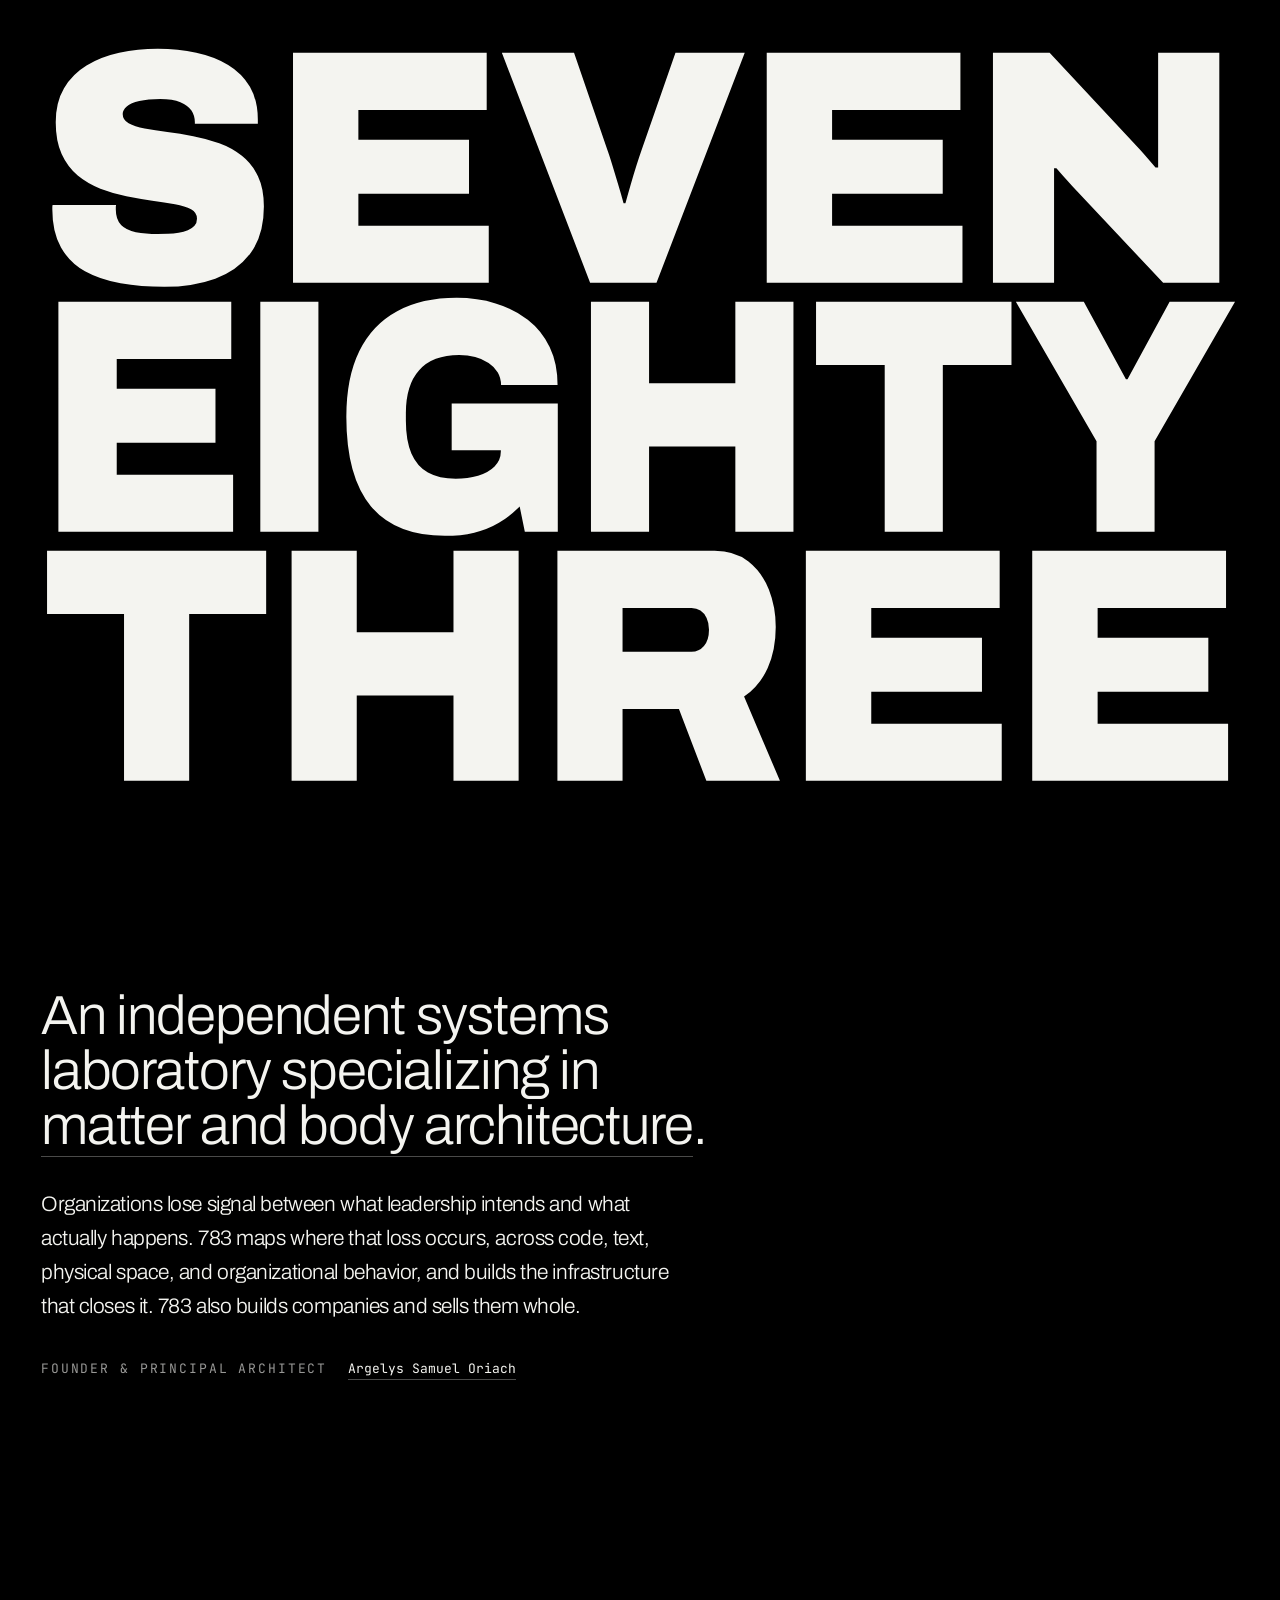
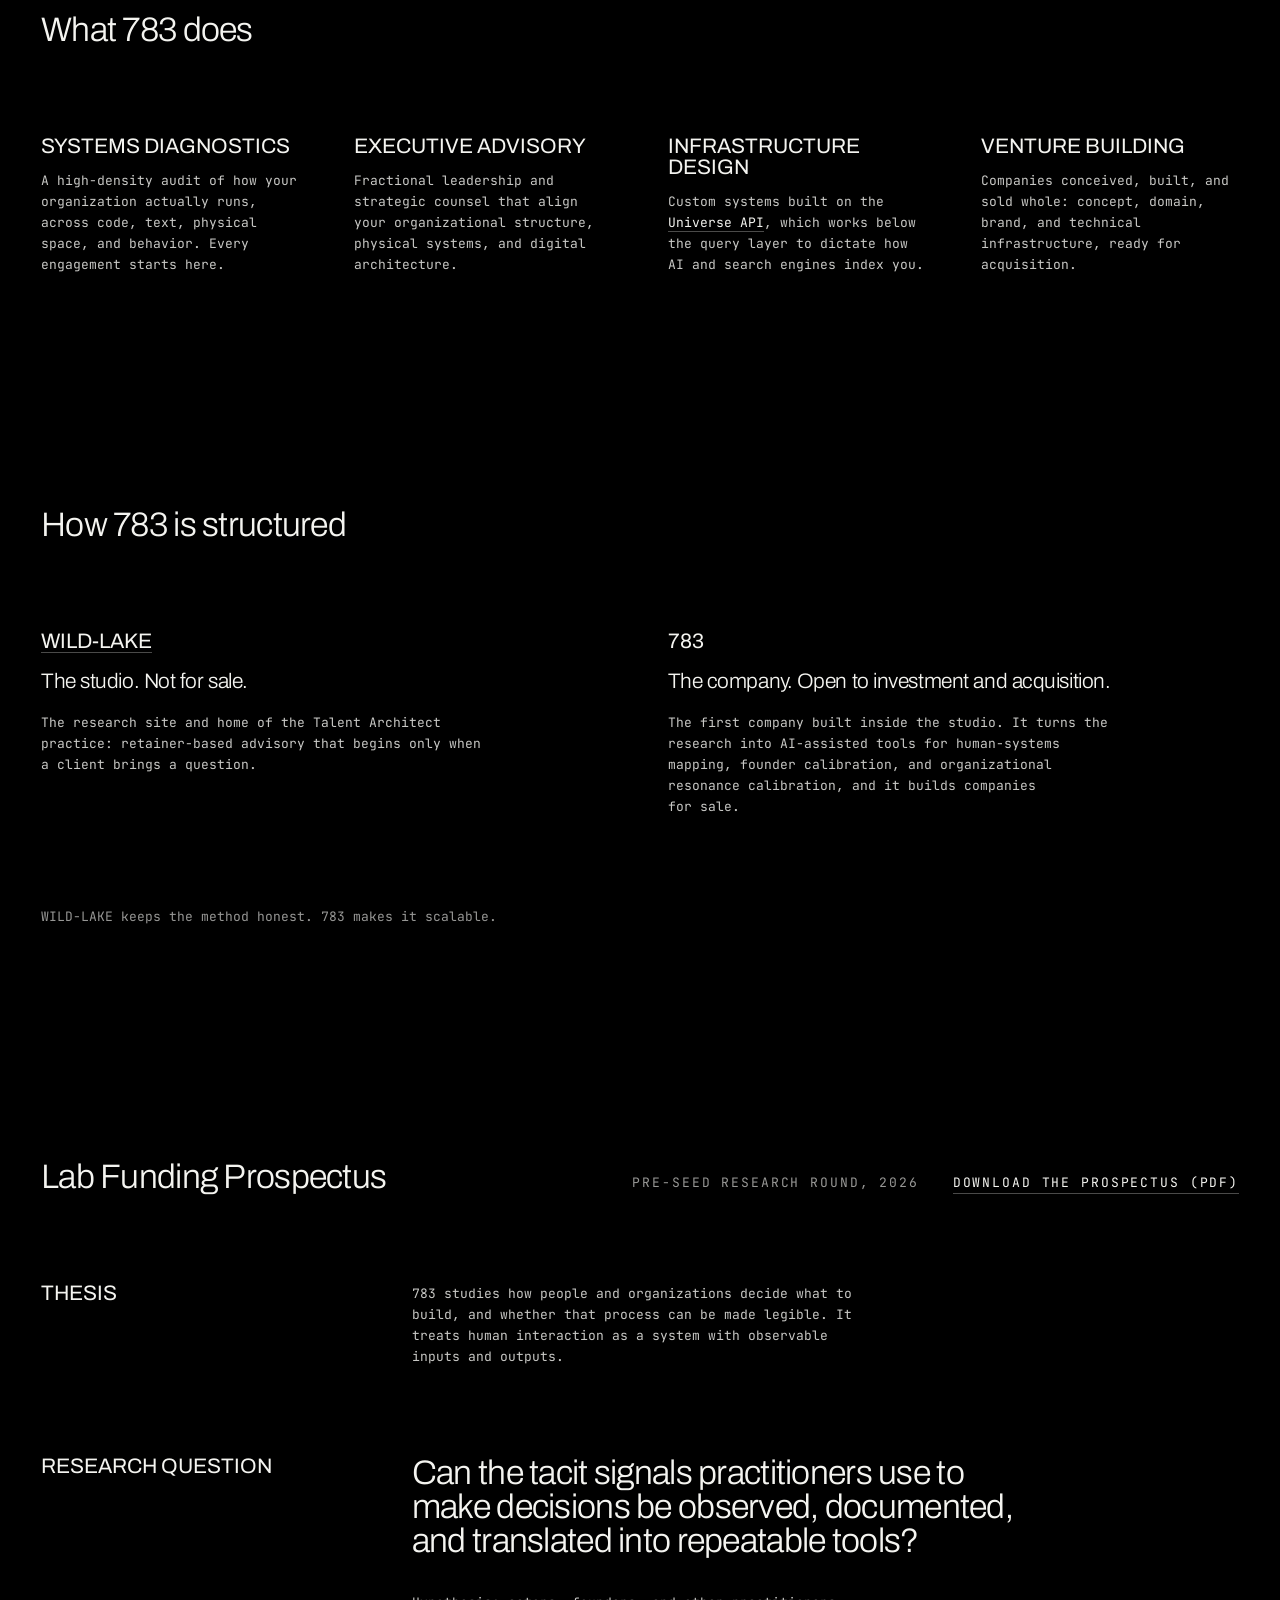
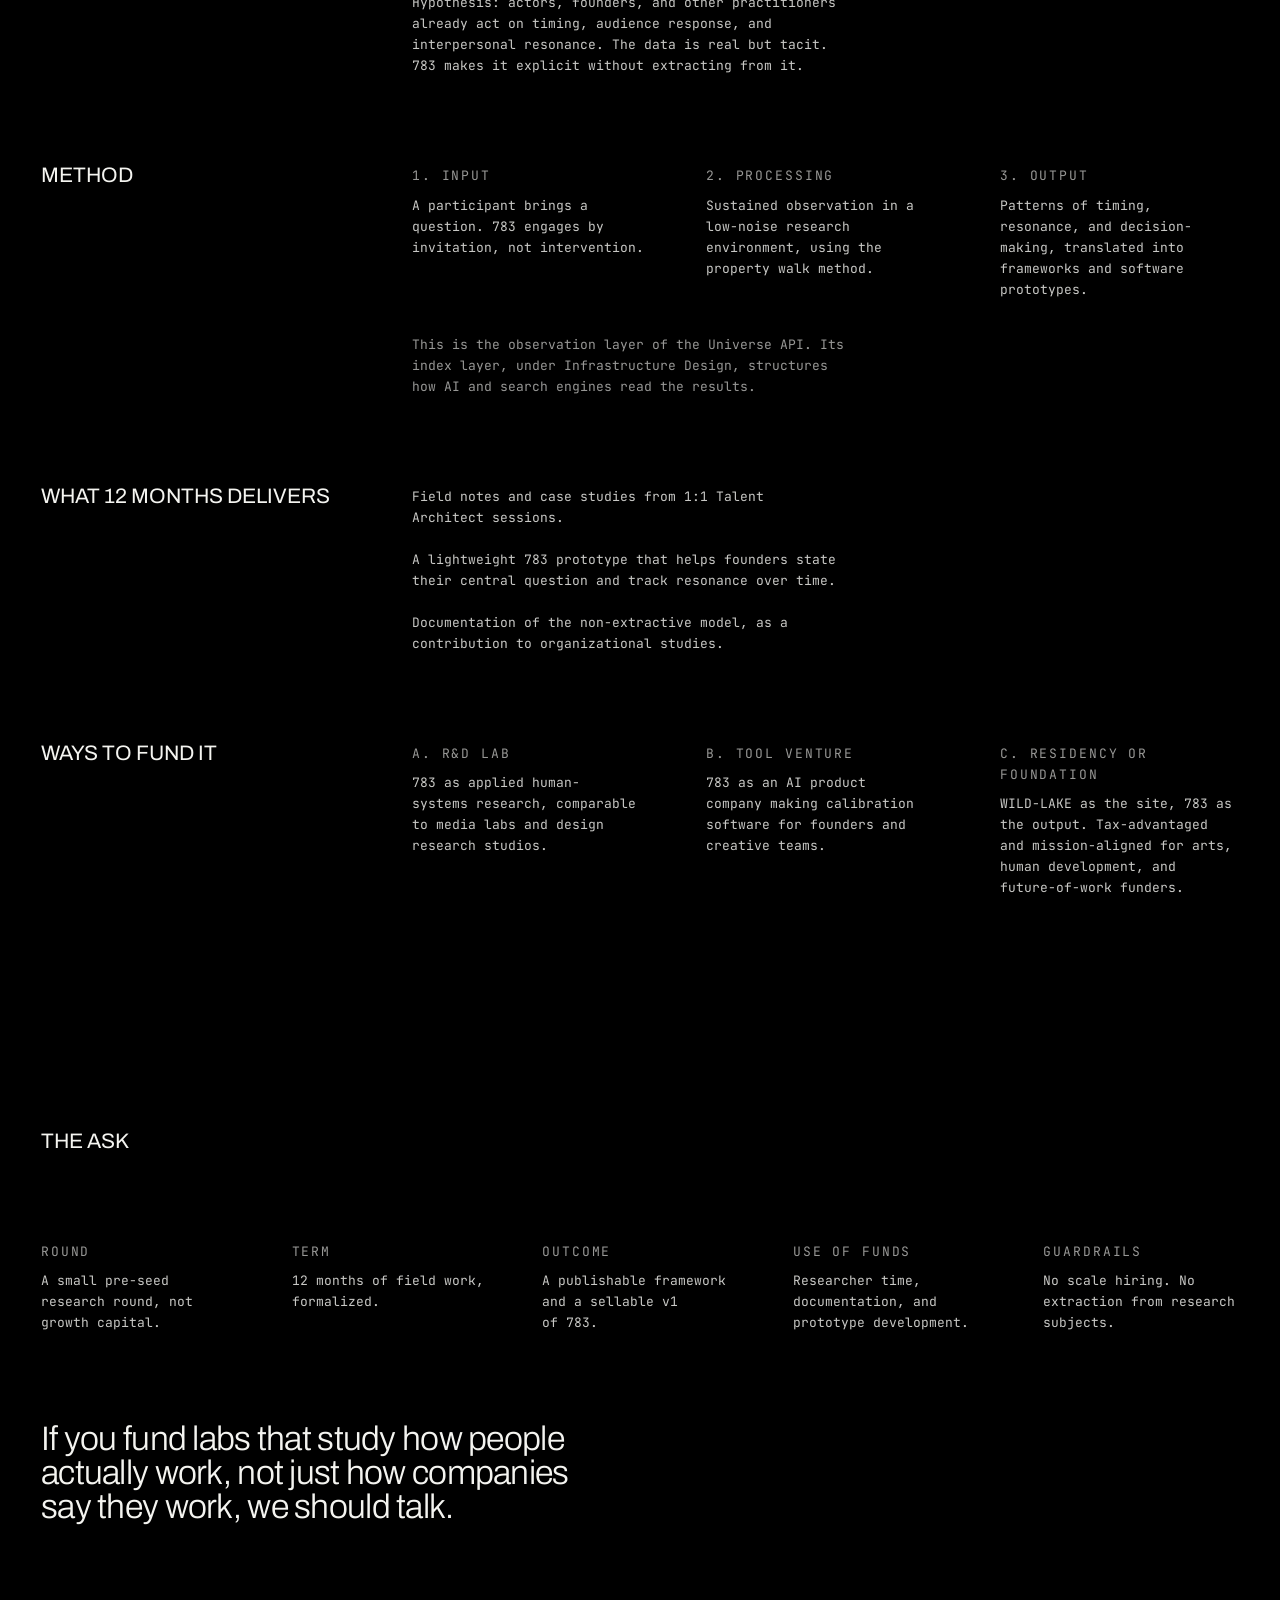
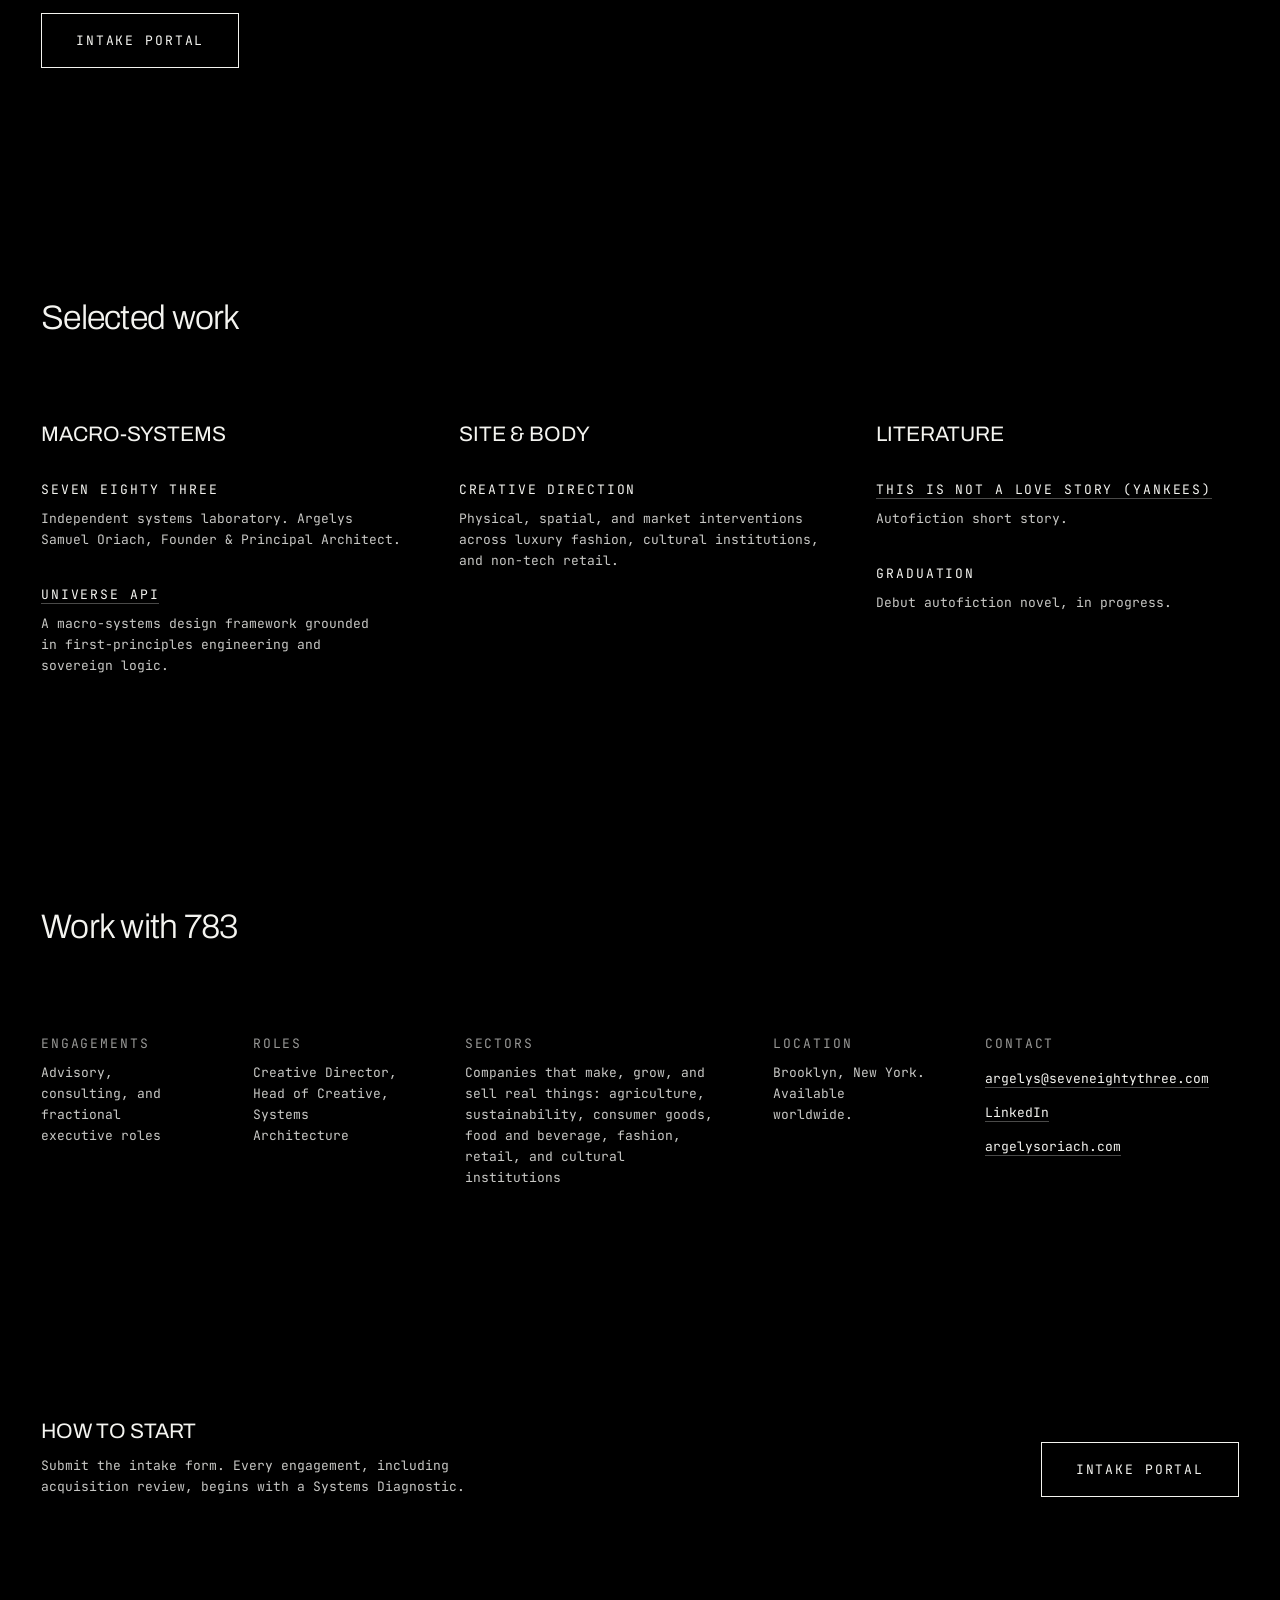
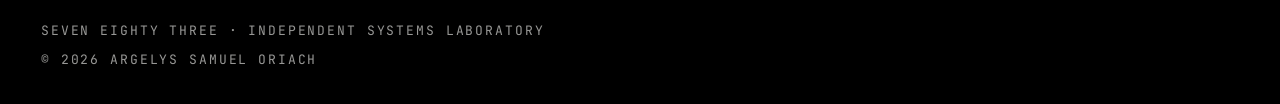
<file: seven-eighty-three-website 6/index.html>
<!DOCTYPE html>
<html lang="en">
<head>
  <meta charset="utf-8">
  <meta name="viewport" content="width=device-width, initial-scale=1">
  <title>Seven Eighty Three — Independent Systems Laboratory</title>
  <meta name="description" content="Seven Eighty Three (783) is an independent systems laboratory specializing in matter and body architecture. It conceives companies, builds them, and packages them for sale. Founder and Principal Architect: Argelys Samuel Oriach.">
  <meta name="theme-color" content="#000000">
  <link rel="canonical" href="https://seveneightythree.com/">
  
  <!-- Open Graph / Facebook -->
  <meta property="og:type" content="website">
  <meta property="og:url" content="https://seveneightythree.com/">
  <meta property="og:title" content="Seven Eighty Three — Independent Systems Laboratory">
  <meta property="og:description" content="Seven Eighty Three (783) is an independent systems laboratory specializing in matter and body architecture. It conceives companies, builds them, and packages them for sale. Founder and Principal Architect: Argelys Samuel Oriach.">
  <meta property="og:image" content="https://argelysoriach.com/og-image.jpg">

  <!-- Twitter -->
  <meta property="twitter:card" content="summary_large_image">
  <meta property="twitter:url" content="https://seveneightythree.com/">
  <meta property="twitter:title" content="Seven Eighty Three — Independent Systems Laboratory">
  <meta property="twitter:description" content="Seven Eighty Three (783) is an independent systems laboratory specializing in matter and body architecture. It conceives companies, builds them, and packages them for sale. Founder and Principal Architect: Argelys Samuel Oriach.">
  <meta property="twitter:image" content="https://argelysoriach.com/og-image.jpg">

  <style>
/* house fonts, self-hosted: Archivo variable (wght 100-900, wdth 62-125) and JetBrains Mono */
@font-face {
  font-family: 'Archivo';
  src: url([data-uri]) format('woff2');
  font-style: normal;
  font-weight: 100 900;
  font-stretch: 62% 125%;
  font-display: block;
}

@font-face {
  font-family: 'JetBrains Mono';
  src: url([data-uri]) format('woff2');
  font-style: normal;
  font-weight: 100 800;
  font-display: block;
}

/* Seven Eighty Three. One system: every size, step and gap below is a Fibonacci number.
   Tokens live here and nowhere else. The monolith keeps its own rules, untouched. */

:root {
  /* palette */
  --void: #000000;
  --ink: #F4F4F0;
  --ink-2: rgba(244, 244, 240, 0.82);   /* running text */
  --ink-3: rgba(244, 244, 240, 0.62);   /* labels, notes */
  --line: rgba(244, 244, 240, 0.3);    /* underlines */

  /* type: two families, two weights, one width */
  --sans: Archivo, system-ui, sans-serif;
  --mono: 'JetBrains Mono', ui-monospace, monospace;
  --light: 300;
  --regular: 400;
  --t-13: 13px;
  --t-21: 21px;
  --t-34: 34px;
  --t-55: 55px;
  --lh-solid: 1;          /* display and titles */
  --lh-text: 1.618;       /* phi: 13/21 and 21/34 */
  --track-display: -0.021em;
  --track-caps: 0.144em;

  /* space */
  --s-8: 8px;
  --s-13: 13px;
  --s-21: 21px;
  --s-34: 34px;
  --s-55: 55px;
  --s-89: 89px;
  --s-144: 144px;
  --s-233: 233px;

  /* the monolith's own side margin, so every column aligns with the slab */
  --gutter: clamp(20px, 3.2vw, 56px);

  /* roles: each climbs one Fibonacci step per breakpoint */
  --display: var(--t-34);
  --quote: var(--t-21);
  --block: var(--s-34);
  --section: var(--s-89);
}

@media (min-width: 768px) {
  :root {
    --display: var(--t-55);
    --quote: var(--t-34);
    --block: var(--s-55);
    --section: var(--s-144);
  }
}

@media (min-width: 1200px) {
  :root {
    --block: var(--s-89);
    --section: var(--s-233);
  }
}

*, *::before, *::after {
  box-sizing: border-box;
}

html, body {
  margin: 0;
  padding: 0;
  background: var(--void);
}

body {
  min-height: 100dvh;
  display: flex;
  flex-direction: column;
  color: var(--ink);
  font-family: var(--mono);
  font-size: var(--t-13);
  line-height: var(--lh-text);
  -webkit-font-smoothing: antialiased;
  text-rendering: optimizeLegibility;
}

h2, h3, h4, p, ol, ul, dl, dd {
  margin: 0;
}

h2, h3, h4 {
  font: inherit;
}

ol, ul {
  padding: 0;
  list-style: none;
}

a {
  color: var(--ink);
  text-decoration: none;
  border-bottom: 1px solid var(--line);
  transition: border-color 0.2s, color 0.2s;
}

a:hover {
  color: var(--ink-3);
  border-bottom-color: var(--ink);
}

a:focus-visible {
  outline: 1px solid var(--ink);
  outline-offset: 4px;
}

::selection {
  background: var(--ink);
  color: var(--void);
}

/* ---------- the monolith (unchanged) ---------- */

.cap {
  width: 100%;
  margin: 0 auto;
  padding: clamp(20px, 4vh, 48px) clamp(20px, 3.2vw, 56px) 0;
}

.mark { 
  display: flex; 
  flex-direction: column; 
  max-width: 100%; 
  margin: 0 auto; 
}

.mark svg { 
  display: block; 
  width: 100%; 
  height: auto; 
  overflow: visible; 
}

.mark text {
  font-family: Archivo, system-ui, sans-serif;
  font-weight: 900;
  font-stretch: 125%;
  font-variation-settings: 'wdth' 125, 'wght' 900;
  fill: #F4F4F0;
}

/* the first screen is the monolith alone */
.cap {
  min-height: 100vh;
  min-height: 100svh;
}

/* ---------- four type styles ---------- */

/* display: Archivo light, set solid */
.lab-statement,
.section-header,
.p-quote,
.p-close {
  font-family: var(--sans);
  font-weight: var(--light);
  line-height: var(--lh-solid);
  letter-spacing: var(--track-display);
  color: var(--ink);
  text-wrap: balance;
}

.lab-statement { font-size: var(--display); max-width: 13em; }
.section-header { font-size: var(--t-34); }
.p-quote,
.p-close { font-size: var(--quote); max-width: 21em; }

/* lead: Archivo light, 21 on 34 */
.lab-venture,
.duo-lead {
  max-width: 34em;
  font-family: var(--sans);
  font-weight: var(--light);
  font-size: var(--t-21);
  letter-spacing: var(--track-display);
  color: var(--ink);
  text-wrap: balance;
}

/* title: Archivo caps, 21 */
.svc-title,
.pillar-title,
.p-title {
  font-family: var(--sans);
  font-weight: var(--regular);
  font-size: var(--t-21);
  line-height: var(--lh-solid);
  text-transform: uppercase;
  color: var(--ink);
}

/* label: mono caps, 13 */
.meta-label,
.pillar-name,
.p-meta,
dt,
.cta,
.terminal {
  font-family: var(--mono);
  font-weight: var(--regular);
  font-size: var(--t-13);
  line-height: var(--lh-text);
  letter-spacing: var(--track-caps);
  text-transform: uppercase;
  color: var(--ink-3);
}

.pillar-name { color: var(--ink); }

/* text: mono 13 on 21, inherited from body */
:where(.services p, .p-body, .duo-item p, .pillar-item p, dd, .intake-copy p) {
  color: var(--ink-2);
  text-wrap: pretty;
}

:where(.services p, .p-body p, .p-list, .duo-item p, .intake-copy p) {
  max-width: 34em;
}

.p-note,
.duo-note { color: var(--ink-3); }

/* ---------- frame ---------- */

.container {
  width: 100%;
  max-width: 1597px;
  margin: 0 auto;
  padding: var(--block) var(--gutter);
  display: flex;
  flex-direction: column;
  gap: var(--section);
}

.section-header { margin-bottom: var(--block); }

.footer {
  margin-top: auto;
  padding: var(--s-34) var(--gutter);
}

.terminal {
  display: flex;
  flex-direction: column;
  gap: var(--s-8);
}

.visually-hidden {
  position: absolute;
  width: 1px;
  height: 1px;
  margin: -1px;
  padding: 0;
  overflow: hidden;
  clip: rect(0 0 0 0);
  white-space: nowrap;
  border: 0;
}

/* ---------- about ---------- */

.lab-is {
  display: flex;
  flex-direction: column;
  gap: var(--s-34);
}

.lab-principal {
  display: flex;
  flex-wrap: wrap;
  align-items: baseline;
  gap: var(--s-8) var(--s-21);
}

/* ---------- grids ---------- */

.services,
.duo,
.pillars-grid {
  display: grid;
  grid-template-columns: 1fr;
  gap: var(--block) var(--s-55);
}

.p-cells,
.p-terms,
.facts {
  display: grid;
  grid-template-columns: 1fr;
  gap: var(--s-34) var(--s-55);
}

@media (min-width: 768px) {
  .services,
  .duo,
  .p-terms,
  .facts { grid-template-columns: repeat(2, 1fr); }
  .pillars-grid,
  .p-cells--3 { grid-template-columns: repeat(3, 1fr); }
}

@media (min-width: 1200px) {
  .services { grid-template-columns: repeat(4, 1fr); }
  .p-terms { grid-template-columns: repeat(5, 1fr); }
  .facts { grid-template-columns: 1fr 1fr 1.618fr 1fr 1.618fr; }
}

.services li,
.duo-item,
.pillar {
  display: flex;
  flex-direction: column;
  gap: var(--s-13);
}

.pillar { gap: var(--s-34); }

.p-cell,
.p-terms div,
.facts div,
.pillar-item {
  display: flex;
  flex-direction: column;
  gap: var(--s-8);
}

.duo-note { margin-top: var(--block); }

.facts dd a {
  line-height: var(--s-34);
  overflow-wrap: anywhere;
}

/* ---------- the prospectus ---------- */

.prospectus {
  display: flex;
  flex-direction: column;
  scroll-margin-top: var(--s-21);
}

.p-head {
  display: flex;
  flex-wrap: wrap;
  justify-content: space-between;
  align-items: flex-end;
  gap: var(--s-13) var(--s-55);
}

.p-head .section-header { margin-bottom: 0; }

.p-meta {
  display: flex;
  flex-wrap: wrap;
  align-items: baseline;
  gap: var(--s-8) var(--s-34);
}

.p-sec {
  display: grid;
  grid-template-columns: 1fr;
  gap: var(--s-21) var(--s-55);
  padding-top: var(--block);
}

@media (min-width: 1200px) {
  /* title and body in phi squared */
  .p-sec { grid-template-columns: minmax(0, 1fr) minmax(0, 2.618fr); }
}

.p-body {
  min-width: 0;
  display: flex;
  flex-direction: column;
  gap: var(--s-34);
}

.p-list {
  display: flex;
  flex-direction: column;
  gap: var(--s-21);
}

.p-ask {
  display: flex;
  flex-direction: column;
  gap: var(--block);
  padding-top: var(--section);
}

/* ---------- work with 783 ---------- */

.intake {
  display: flex;
  flex-wrap: wrap;
  align-items: flex-end;
  justify-content: space-between;
  gap: var(--s-34) var(--s-55);
  margin-top: var(--section);
}

.intake-copy {
  display: flex;
  flex-direction: column;
  gap: var(--s-13);
}

.cta-row {
  display: flex;
  flex-wrap: wrap;
  gap: var(--s-13) var(--s-21);
}

.cta {
  display: inline-flex;
  align-items: center;
  justify-content: center;
  min-height: var(--s-55);
  padding: 0 var(--s-34);
  border: 1px solid var(--ink);
  color: var(--ink);
  transition: background-color 0.4s ease, color 0.4s ease;
}

.cta:hover,
.cta:focus-visible {
  background: var(--ink);
  color: var(--void);
  border-color: var(--ink);
}

@media (prefers-reduced-motion: reduce) {
  .cta { transition: none; }
}
  </style>
  
  <link rel="alternate" type="application/ld+json" href="schema.json" title="Structured data">
  <link rel="alternate" type="application/json" href="site.json" title="Site information">
  <link rel="alternate" type="text/plain" href="llms.txt" title="Site guide">

  <!-- Schema.org JSON-LD -->
  <script type="application/ld+json">
{
  "@context": "https://schema.org",
  "@graph": [
    {
      "@type": "Organization",
      "@id": "https://seveneightythree.com/#organization",
      "name": "Seven Eighty Three",
      "alternateName": "783",
      "url": "https://seveneightythree.com/",
      "description": "An independent systems laboratory specializing in matter and body architecture. It maps signal loss across code, text, physical space, and organizational behavior, builds the infrastructure that closes it, and conceives, builds, and packages companies for sale.",
      "founder": {
        "@id": "https://argelysoriach.com/#person"
      },
      "email": "argelys@seveneightythree.com",
      "location": {
        "@type": "Place",
        "name": "Brooklyn, New York"
      },
      "knowsAbout": {
        "@type": "DefinedTerm",
        "@id": "https://argelysoriach.com/matter-and-body-architecture/#matter-and-body-architecture",
        "name": "Matter and Body Architecture",
        "url": "https://argelysoriach.com/matter-and-body-architecture/"
      },
      "hasOfferCatalog": {
        "@type": "OfferCatalog",
        "name": "783 capabilities",
        "itemListElement": [
          {
            "@type": "Offer",
            "itemOffered": {
              "@id": "https://seveneightythree.com/#service-1"
            }
          },
          {
            "@type": "Offer",
            "itemOffered": {
              "@id": "https://seveneightythree.com/#service-2"
            }
          },
          {
            "@type": "Offer",
            "itemOffered": {
              "@id": "https://seveneightythree.com/#service-3"
            }
          },
          {
            "@type": "Offer",
            "itemOffered": {
              "@id": "https://seveneightythree.com/#service-4"
            }
          }
        ]
      }
    },
    {
      "@type": "Person",
      "@id": "https://argelysoriach.com/#person",
      "name": "Argelys Samuel Oriach",
      "url": "https://argelysoriach.com/",
      "jobTitle": "Founder & Principal Architect",
      "worksFor": {
        "@id": "https://seveneightythree.com/#organization"
      },
      "sameAs": [
        "https://www.linkedin.com/in/argelys-samuel-oriach/"
      ]
    },
    {
      "@type": "WebSite",
      "@id": "https://seveneightythree.com/#website",
      "url": "https://seveneightythree.com/",
      "name": "Seven Eighty Three",
      "publisher": {
        "@id": "https://seveneightythree.com/#organization"
      },
      "inLanguage": "en"
    },
    {
      "@type": "WebPage",
      "@id": "https://seveneightythree.com/#webpage",
      "url": "https://seveneightythree.com/",
      "name": "Seven Eighty Three — Independent Systems Laboratory",
      "isPartOf": {
        "@id": "https://seveneightythree.com/#website"
      },
      "about": {
        "@id": "https://seveneightythree.com/#organization"
      },
      "mainEntity": {
        "@id": "https://seveneightythree.com/#organization"
      },
      "inLanguage": "en"
    },
    {
      "@type": "Service",
      "@id": "https://seveneightythree.com/#service-1",
      "name": "Systems Diagnostics",
      "description": "A high-density audit of how your organization actually runs, across code, text, physical space, and behavior. Every engagement starts here.",
      "provider": {
        "@id": "https://seveneightythree.com/#organization"
      },
      "url": "https://seveneightythree.com/#capabilities"
    },
    {
      "@type": "Service",
      "@id": "https://seveneightythree.com/#service-2",
      "name": "Executive Advisory",
      "description": "Fractional leadership and strategic counsel that align your organizational structure, physical systems, and digital architecture.",
      "provider": {
        "@id": "https://seveneightythree.com/#organization"
      },
      "url": "https://seveneightythree.com/#capabilities"
    },
    {
      "@type": "Service",
      "@id": "https://seveneightythree.com/#service-3",
      "name": "Infrastructure Design",
      "description": "Custom systems built on the Universe API, which works below the query layer to dictate how AI and search engines index you.",
      "provider": {
        "@id": "https://seveneightythree.com/#organization"
      },
      "url": "https://seveneightythree.com/#capabilities"
    },
    {
      "@type": "Service",
      "@id": "https://seveneightythree.com/#service-4",
      "name": "Venture Building",
      "description": "Companies conceived, built, and sold whole: concept, domain, brand, and technical infrastructure, ready for acquisition.",
      "provider": {
        "@id": "https://seveneightythree.com/#organization"
      },
      "url": "https://seveneightythree.com/#capabilities"
    }
  ]
}
  </script>
</head>
<body>
  <div class="cap">
    <div class="mark" role="heading" aria-level="1" aria-label="Seven Eighty Three">
      <svg viewBox="0 0 1000 208" aria-hidden="true"><text x="0" y="206" textLength="1000" lengthAdjust="spacingAndGlyphs" font-size="279">SEVEN</text></svg>
      <svg viewBox="0 0 1000 208" aria-hidden="true"><text x="0" y="206" textLength="1000" lengthAdjust="spacingAndGlyphs" font-size="279">EIGHTY</text></svg>
      <svg viewBox="0 0 1000 208" aria-hidden="true"><text x="0" y="206" textLength="1000" lengthAdjust="spacingAndGlyphs" font-size="279">THREE</text></svg>
    </div>
  </div>

  <main class="container">
    <section class="lab" id="seven-eighty-three" aria-labelledby="lab-h">
      <h2 class="visually-hidden" id="lab-h">About 783</h2>
      <div class="lab-is">
        <p class="lab-statement">An independent systems laboratory specializing in <a href="https://argelysoriach.com/matter-and-body-architecture/">matter and body architecture</a>.</p>
        <p class="lab-venture">Organizations lose signal between what leadership intends and what actually happens. 783 maps where that loss occurs, across code, text, physical space, and organizational behavior, and builds the infrastructure that closes it. 783 also builds companies and sells them whole.</p>
        <p class="lab-principal"><span class="meta-label">Founder &amp; Principal Architect</span> <a href="https://argelysoriach.com/">Argelys Samuel Oriach</a></p>
      </div>
    </section>

    <section id="capabilities" aria-labelledby="cap-h">
      <h2 class="section-header" id="cap-h">What 783 does</h2>
      <ol class="services">
        <li>
          <h3 class="svc-title">Systems Diagnostics</h3>
          <p>A high-density audit of how your organization actually runs, across code, text, physical space, and behavior. Every engagement starts here.</p>
        </li>
        <li>
          <h3 class="svc-title">Executive Advisory</h3>
          <p>Fractional leadership and strategic counsel that align your organizational structure, physical systems, and digital architecture.</p>
        </li>
        <li>
          <h3 class="svc-title">Infrastructure Design</h3>
          <p>Custom systems built on the <a href="https://argelysoriach.com/universe-api/">Universe API</a>, which works below the query layer to dictate how AI and search engines index you.</p>
        </li>
        <li>
          <h3 class="svc-title">Venture Building</h3>
          <p>Companies conceived, built, and sold whole: concept, domain, brand, and technical infrastructure, ready for acquisition.</p>
        </li>
      </ol>
    </section>

    <section id="structure" aria-labelledby="structure-h">
      <h2 class="section-header" id="structure-h">How 783 is structured</h2>
      <div class="duo">
        <div class="duo-item">
          <h3 class="svc-title"><a href="https://wild-lake.org/">WILD-LAKE</a></h3>
          <p class="duo-lead">The studio. Not for sale.</p>
          <p>The research site and home of the Talent Architect practice: retainer-based advisory that begins only when a client brings a question.</p>
        </div>
        <div class="duo-item">
          <h3 class="svc-title">783</h3>
          <p class="duo-lead">The company. Open to investment and acquisition.</p>
          <p>The first company built inside the studio. It turns the research into AI-assisted tools for human-systems mapping, founder calibration, and organizational resonance calibration, and it builds companies for sale.</p>
        </div>
      </div>
      <p class="duo-note">WILD-LAKE keeps the method honest. 783 makes it scalable.</p>
    </section>

    <section class="prospectus" id="prospectus" aria-labelledby="prospectus-h">
      <div class="p-head">
        <h2 class="section-header" id="prospectus-h">Lab Funding Prospectus</h2>
        <div class="p-meta">
          <span>Pre-seed research round, 2026</span>
          <a href="Seven-Eighty-Three-Lab-Funding-Prospectus.pdf" download>Download the prospectus (PDF)</a>
        </div>
      </div>

      <div class="p-sec">
        <h3 class="p-title">Thesis</h3>
        <div class="p-body">
          <p>783 studies how people and organizations decide what to build, and whether that process can be made legible. It treats human interaction as a system with observable inputs and outputs.</p>
        </div>
      </div>

      <div class="p-sec">
        <h3 class="p-title">Research question</h3>
        <div class="p-body">
          <p class="p-quote">Can the tacit signals practitioners use to make decisions be observed, documented, and translated into repeatable tools?</p>
          <p>Hypothesis: actors, founders, and other practitioners already act on timing, audience response, and interpersonal resonance. The data is real but tacit. 783 makes it explicit without extracting from it.</p>
        </div>
      </div>

      <div class="p-sec">
        <h3 class="p-title">Method</h3>
        <div class="p-body">
          <ol class="p-cells p-cells--3 p-steps">
            <li class="p-cell"><span class="meta-label">1. Input</span><p>A participant brings a question. 783 engages by invitation, not intervention.</p></li>
            <li class="p-cell"><span class="meta-label">2. Processing</span><p>Sustained observation in a low-noise research environment, using the property walk method.</p></li>
            <li class="p-cell"><span class="meta-label">3. Output</span><p>Patterns of timing, resonance, and decision-making, translated into frameworks and software prototypes.</p></li>
          </ol>
          <p class="p-note">This is the observation layer of the Universe API. Its index layer, under Infrastructure Design, structures how AI and search engines read the results.</p>
        </div>
      </div>

      <div class="p-sec">
        <h3 class="p-title">What 12 months delivers</h3>
        <div class="p-body">
          <ul class="p-list">
            <li>Field notes and case studies from 1:1 Talent Architect sessions.</li>
            <li>A lightweight 783 prototype that helps founders state their central question and track resonance over time.</li>
            <li>Documentation of the non-extractive model, as a contribution to organizational studies.</li>
          </ul>
        </div>
      </div>

      <div class="p-sec">
        <h3 class="p-title">Ways to fund it</h3>
        <div class="p-body">
          <div class="p-cells p-cells--3">
            <div class="p-cell"><span class="meta-label">A. R&amp;D lab</span><p>783 as applied human-systems research, comparable to media labs and design research studios.</p></div>
            <div class="p-cell"><span class="meta-label">B. Tool venture</span><p>783 as an AI product company making calibration software for founders and creative teams.</p></div>
            <div class="p-cell"><span class="meta-label">C. Residency or foundation</span><p>WILD-LAKE as the site, 783 as the output. Tax-advantaged and mission-aligned for arts, human development, and future-of-work funders.</p></div>
          </div>
        </div>
      </div>

      <div class="p-ask">
        <h3 class="p-title">The ask</h3>
        <dl class="p-terms">
          <div><dt>Round</dt><dd>A small pre-seed research round, not growth capital.</dd></div>
          <div><dt>Term</dt><dd>12 months of field work, formalized.</dd></div>
          <div><dt>Outcome</dt><dd>A publishable framework and a sellable v1 of 783.</dd></div>
          <div><dt>Use of funds</dt><dd>Researcher time, documentation, and prototype development.</dd></div>
          <div><dt>Guardrails</dt><dd>No scale hiring. No extraction from research subjects.</dd></div>
        </dl>
        <p class="p-close">If you fund labs that study how people actually work, not just how companies say they work, we should talk.</p>
        <div class="cta-row">
          <a class="cta" href="https://argelysoriach.com/intake/">Intake portal</a>
        </div>
      </div>
    </section>

    <section id="deployments" aria-labelledby="deployments-h">
      <h2 class="section-header" id="deployments-h">Selected work</h2>
      <div class="pillars-grid">
        <div class="pillar">
          <h3 class="pillar-title">Macro-systems</h3>
          <div class="pillar-item">
            <h4 class="pillar-name">Seven Eighty Three</h4>
            <p>Independent systems laboratory. Argelys Samuel Oriach, Founder &amp; Principal Architect.</p>
          </div>
          <div class="pillar-item">
            <h4 class="pillar-name"><a href="https://argelysoriach.com/universe-api/">Universe API</a></h4>
            <p>A macro-systems design framework grounded in first-principles engineering and sovereign logic.</p>
          </div>
        </div>
        <div class="pillar">
          <h3 class="pillar-title">Site &amp; body</h3>
          <div class="pillar-item">
            <h4 class="pillar-name">Creative direction</h4>
            <p>Physical, spatial, and market interventions across luxury fashion, cultural institutions, and non-tech retail.</p>
          </div>
        </div>
        <div class="pillar">
          <h3 class="pillar-title">Literature</h3>
          <div class="pillar-item">
            <h4 class="pillar-name"><a href="https://thisisnotalovestory.net">This Is Not a Love Story (Yankees)</a></h4>
            <p>Autofiction short story.</p>
          </div>
          <div class="pillar-item">
            <h4 class="pillar-name">Graduation</h4>
            <p>Debut autofiction novel, in progress.</p>
          </div>
        </div>
      </div>
    </section>

    <section id="engagement" aria-labelledby="engagement-h">
      <h2 class="section-header" id="engagement-h">Work with 783</h2>
      <dl class="facts">
        <div><dt>Engagements</dt><dd>Advisory, consulting, and fractional executive roles</dd></div>
        <div><dt>Roles</dt><dd>Creative Director, Head of Creative, Systems Architecture</dd></div>
        <div><dt>Sectors</dt><dd>Companies that make, grow, and sell real things: agriculture, sustainability, consumer goods, food and beverage, fashion, retail, and cultural institutions</dd></div>
        <div><dt>Location</dt><dd>Brooklyn, New York. Available worldwide.</dd></div>
        <div><dt>Contact</dt><dd><a href="mailto:argelys@seveneightythree.com">argelys@seveneightythree.com</a><br><a href="https://www.linkedin.com/in/argelys-samuel-oriach/">LinkedIn</a><br><a href="https://argelysoriach.com/">argelysoriach.com</a></dd></div>
      </dl>
      <div class="intake">
        <div class="intake-copy">
          <h3 class="p-title">How to start</h3>
          <p>Submit the intake form. Every engagement, including acquisition review, begins with a Systems Diagnostic.</p>
        </div>
        <div class="cta-row">
          <a class="cta" href="https://argelysoriach.com/intake/">Intake portal</a>
        </div>
      </div>
    </section>
  </main>

  <footer class="footer">
    <div class="terminal">
      <span>Seven Eighty Three &middot; Independent systems laboratory</span>
      <span>&copy; 2026 Argelys Samuel Oriach</span>
    </div>
  </footer>
</body>
</html>
</file>
